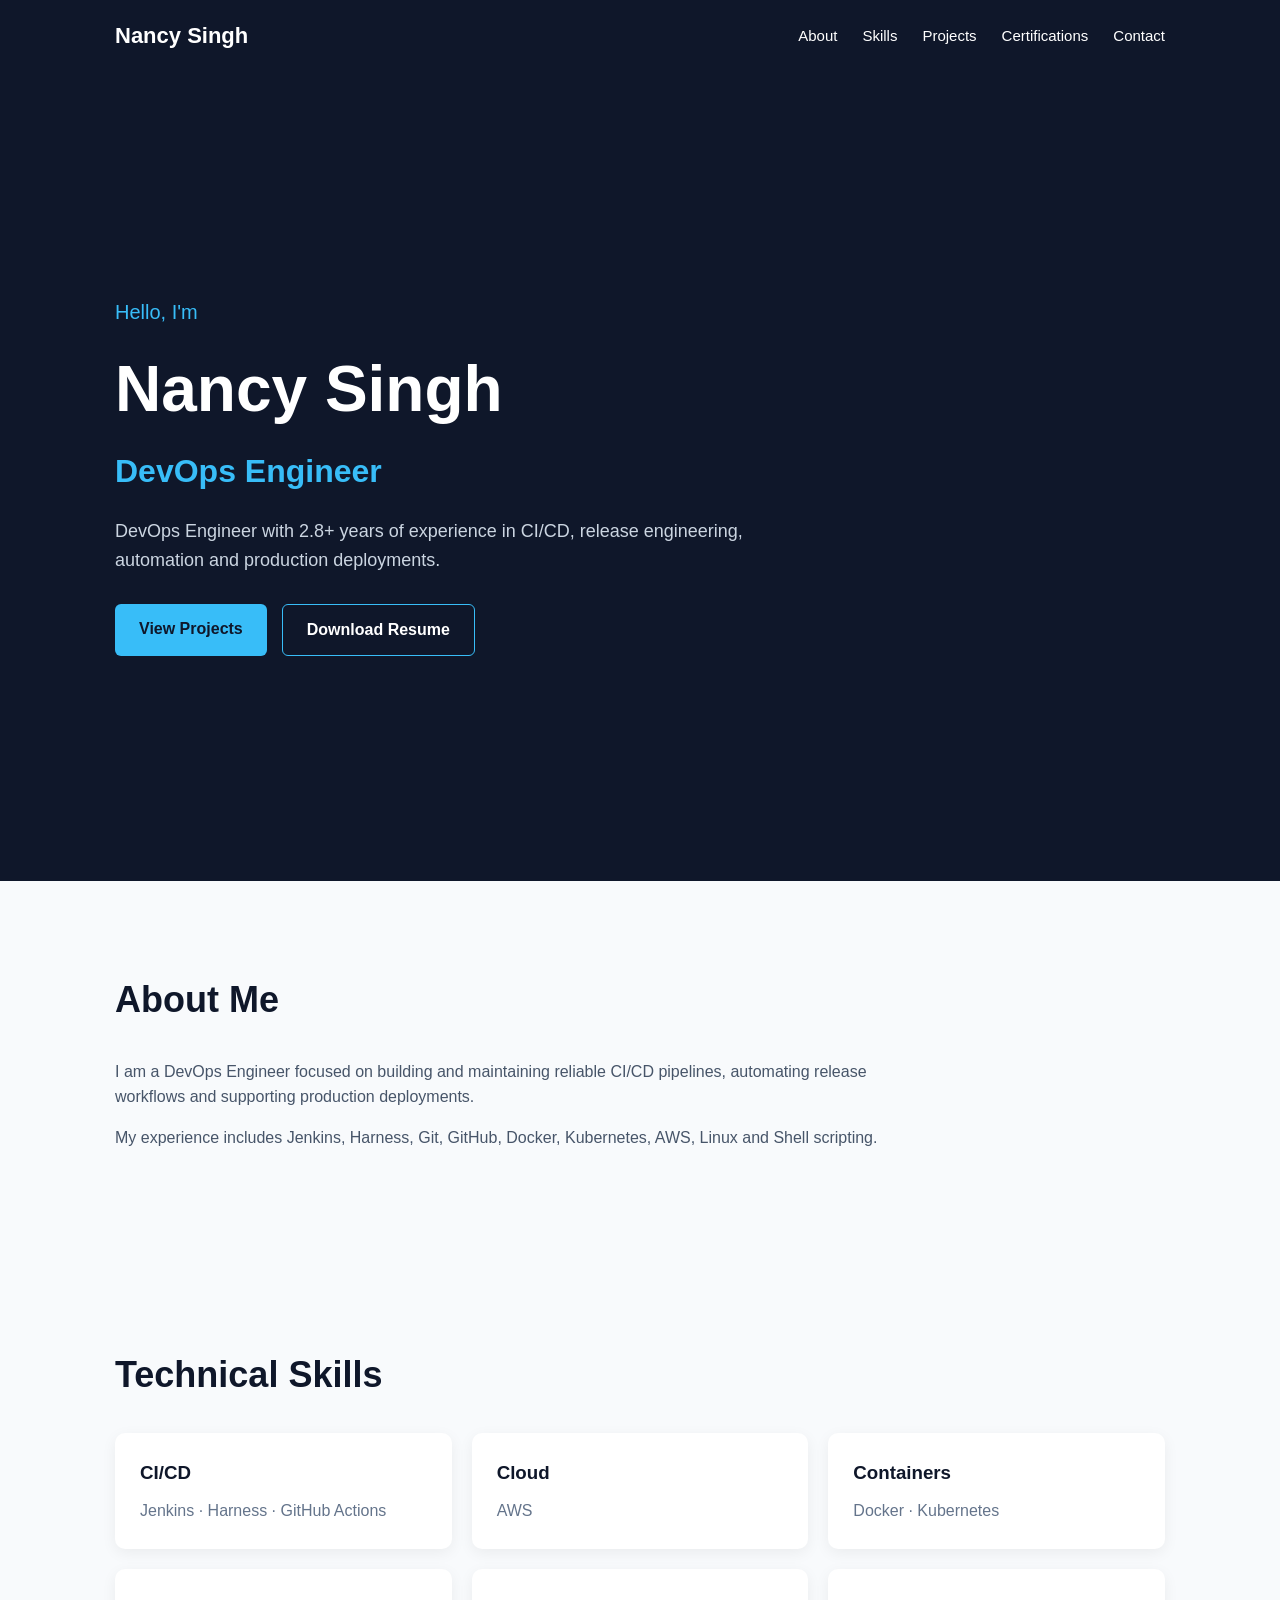
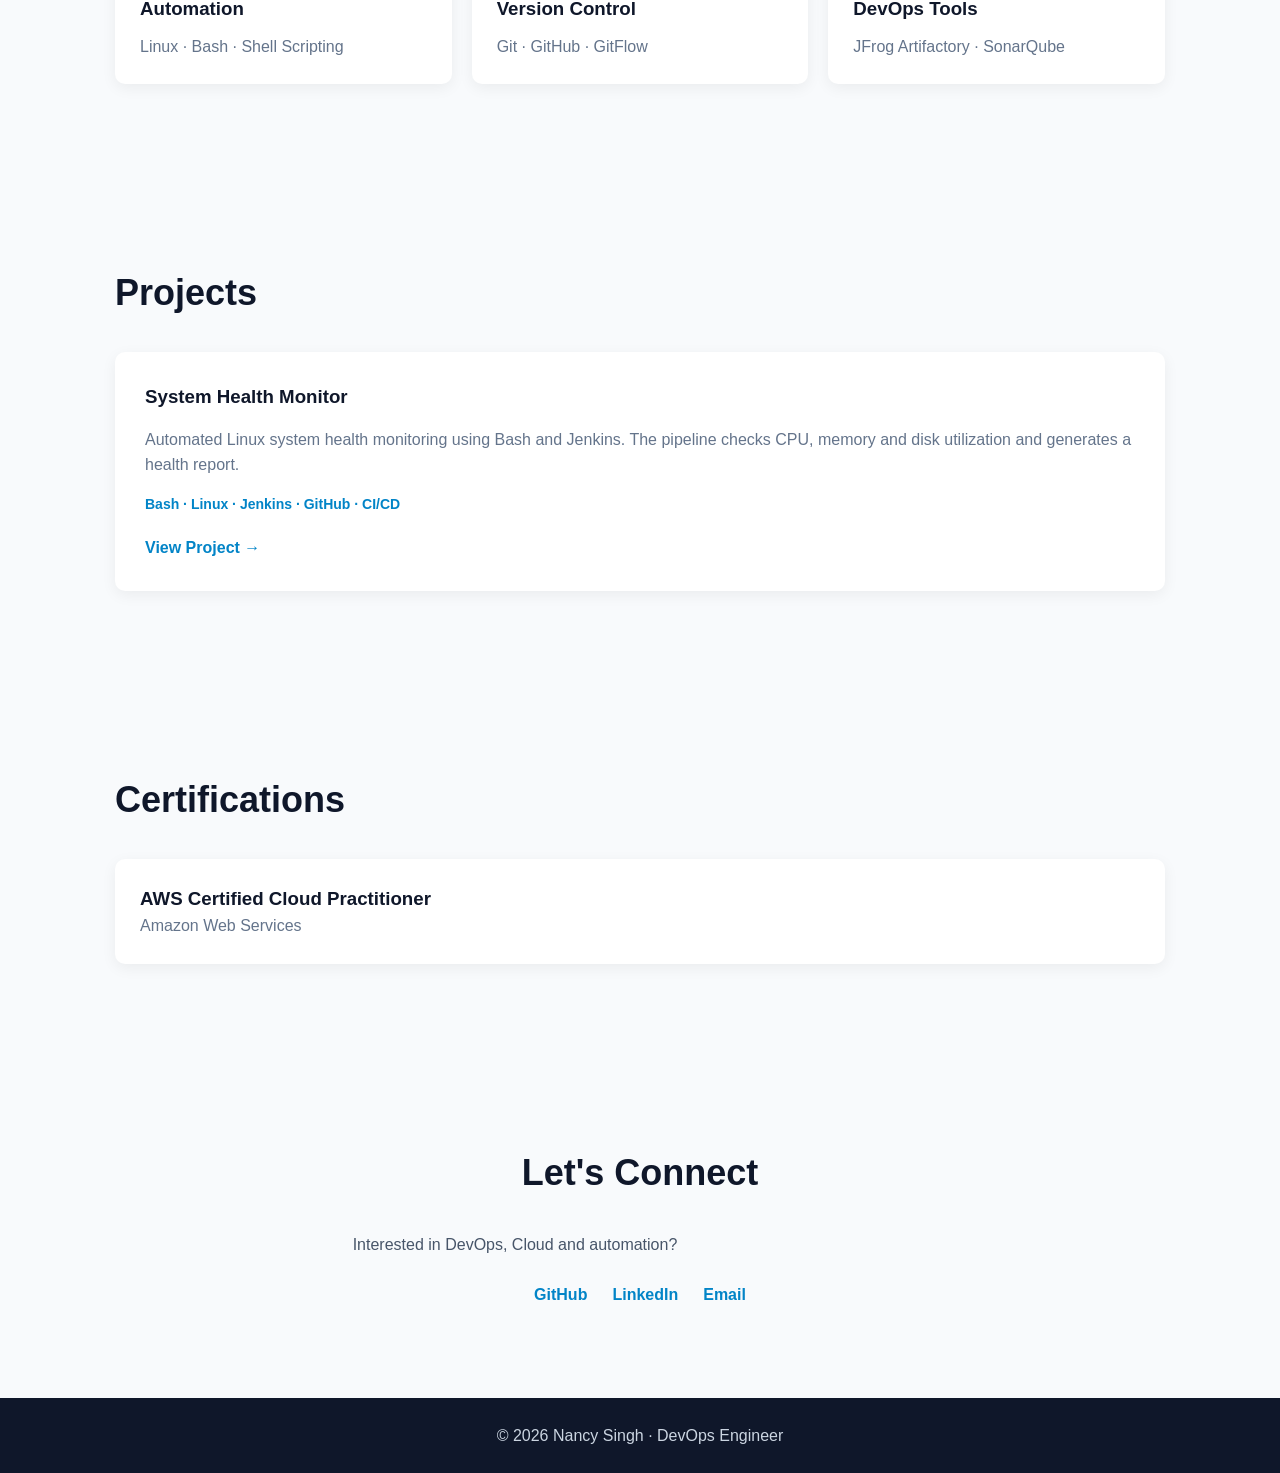
<file: index.html>
<!DOCTYPE html>
<html lang="en">
<head>
    <meta charset="UTF-8">
    <meta name="viewport" content="width=device-width, initial-scale=1.0">

    <title>Nancy Singh | DevOps Engineer</title> 

    <link rel="stylesheet" href="css/style.css">
</head>

<body>

    <!-- Navigation -->
    <header>
        <nav class="navbar">
            <div class="logo">Nancy Singh</div>

            <ul class="nav-links">
                <li><a href="#about">About</a></li>
                <li><a href="#skills">Skills</a></li>
                <li><a href="#projects">Projects</a></li>
                <li><a href="#certifications">Certifications</a></li>
                <li><a href="#contact">Contact</a></li>
            </ul>
        </nav>
    </header>


    <!-- Hero Section -->
    <section class="hero">

        <div class="hero-content">

            <p class="intro">Hello, I'm</p>

            <h1>Nancy Singh</h1>

            <h2>DevOps Engineer</h2>

            <p class="hero-description">
                DevOps Engineer with 2.8+ years of experience in
                CI/CD, release engineering, automation and production
                deployments.
            </p>

            <div class="hero-buttons">
                <a href="#projects" class="btn primary-btn">
                    View Projects
                </a>

                <a href="assets/resume.pdf"
                   class="btn secondary-btn"
                   target="_blank">
                    Download Resume
                </a>
            </div>

        </div>

    </section>


    <!-- About -->
    <section id="about" class="section">

        <h2>About Me</h2>

        <p>
            I am a DevOps Engineer focused on building and maintaining
            reliable CI/CD pipelines, automating release workflows and
            supporting production deployments.
        </p>

        <p>
            My experience includes Jenkins, Harness, Git, GitHub,
            Docker, Kubernetes, AWS, Linux and Shell scripting.
        </p>

    </section>


    <!-- Skills -->
    <section id="skills" class="section">

        <h2>Technical Skills</h2>

        <div class="skills-container">

            <div class="skill-card">
                <h3>CI/CD</h3>
                <p>Jenkins · Harness · GitHub Actions</p>
            </div>

            <div class="skill-card">
                <h3>Cloud</h3>
                <p>AWS</p>
            </div>

            <div class="skill-card">
                <h3>Containers</h3>
                <p>Docker · Kubernetes</p>
            </div>

            <div class="skill-card">
                <h3>Automation</h3>
                <p>Linux · Bash · Shell Scripting</p>
            </div>

            <div class="skill-card">
                <h3>Version Control</h3>
                <p>Git · GitHub · GitFlow</p>
            </div>

            <div class="skill-card">
                <h3>DevOps Tools</h3>
                <p>JFrog Artifactory · SonarQube</p>
            </div>

        </div>

    </section>


    <!-- Projects -->
    <section id="projects" class="section">

        <h2>Projects</h2>

        <div class="projects-container">

            <div class="project-card">

                <h3>System Health Monitor</h3>

                <p>
                    Automated Linux system health monitoring using
                    Bash and Jenkins. The pipeline checks CPU, memory
                    and disk utilization and generates a health report.
                </p>

                <div class="project-tech">
                    Bash · Linux · Jenkins · GitHub · CI/CD
                </div>

                <a href="projects/system-health-monitor.html">
                    View Project →
                </a>

            </div>

        </div>

    </section>


    <!-- Certifications -->
    <section id="certifications" class="section">

        <h2>Certifications</h2>

        <div class="certification-card">

            <h3>AWS Certified Cloud Practitioner</h3>

            <p>
                Amazon Web Services
            </p>

        </div>

    </section>


    <!-- Contact -->
    <section id="contact" class="section contact">

        <h2>Let's Connect</h2>

        <p>
            Interested in DevOps, Cloud and automation?
        </p>

        <div class="contact-links">

            <a href="https://github.com/nancysingh20"
               target="_blank">
                GitHub
            </a>

            <a href="https://www.linkedin.com/in/nancy-singh-021777202/"
               target="_blank">
                LinkedIn
            </a>

            <a href="mailto:nancy.singh2933@gmail.com">
                Email
            </a>

        </div>

    </section>


    <!-- Footer -->
    <footer>

        <p>
            © 2026 Nancy Singh · DevOps Engineer
        </p>

    </footer>


    <script src="js/script.js"></script>

</body>
</html>
</file>
<file: css/style.css>
/* ==============================
   Global Styles
   ============================== */

* {
    margin: 0;
    padding: 0;
    box-sizing: border-box;
}

html {
    scroll-behavior: smooth;
}

body {
    font-family: Arial, Helvetica, sans-serif;
    line-height: 1.6;
    background: #f8fafc;
    color: #1e293b;
}


/* ==============================
   Navigation
   ============================== */

header {
    background: #0f172a;
    position: sticky;
    top: 0;
    z-index: 1000;
}

.navbar {
    max-width: 1100px;
    margin: auto;
    padding: 18px 25px;

    display: flex;
    justify-content: space-between;
    align-items: center;
}

.logo {
    color: white;
    font-size: 22px;
    font-weight: bold;
}

.nav-links {
    display: flex;
    list-style: none;
    gap: 25px;
}

.nav-links a {
    color: white;
    text-decoration: none;
    font-size: 15px;
}

.nav-links a:hover {
    color: #38bdf8;
}


/* ==============================
   Hero Section
   ============================== */

.hero {
    min-height: 90vh;

    display: flex;
    align-items: center;

    background: #0f172a;
    color: white;
}

.hero-content {
    max-width: 1100px;
    width: 100%;
    margin: auto;
    padding: 80px 25px;
}

.intro {
    font-size: 20px;
    color: #38bdf8;
    margin-bottom: 10px;
}

.hero h1 {
    font-size: 64px;
    margin-bottom: 5px;
}

.hero h2 {
    font-size: 32px;
    color: #38bdf8;
    margin-bottom: 20px;
}

.hero-description {
    max-width: 650px;
    font-size: 18px;
    color: #cbd5e1;
}


/* ==============================
   Buttons
   ============================== */

.hero-buttons {
    margin-top: 30px;
    display: flex;
    gap: 15px;
}

.btn {
    display: inline-block;
    padding: 12px 24px;
    border-radius: 6px;
    text-decoration: none;
    font-weight: bold;
}

.primary-btn {
    background: #38bdf8;
    color: #0f172a;
}

.secondary-btn {
    border: 1px solid #38bdf8;
    color: white;
}

.btn:hover {
    opacity: 0.85;
}


/* ==============================
   Sections
   ============================== */

.section {
    max-width: 1100px;
    margin: auto;
    padding: 90px 25px;
}

.section h2 {
    font-size: 36px;
    margin-bottom: 30px;
    color: #0f172a;
}

.section > p {
    max-width: 800px;
    margin-bottom: 15px;
    color: #475569;
}


/* ==============================
   Skills
   ============================== */

.skills-container {
    display: grid;

    grid-template-columns:
        repeat(auto-fit, minmax(250px, 1fr));

    gap: 20px;
}

.skill-card {
    background: white;
    padding: 25px;

    border-radius: 10px;

    box-shadow:
        0 4px 15px rgba(0, 0, 0, 0.06);
}

.skill-card h3 {
    margin-bottom: 10px;
    color: #0f172a;
}

.skill-card p {
    color: #64748b;
}


/* ==============================
   Projects
   ============================== */

.projects-container {
    display: grid;

    grid-template-columns:
        repeat(auto-fit, minmax(300px, 1fr));

    gap: 25px;
}

.project-card {
    background: white;
    padding: 30px;

    border-radius: 10px;

    box-shadow:
        0 4px 15px rgba(0, 0, 0, 0.06);

    transition: transform 0.2s ease;
}

.project-card:hover {
    transform: translateY(-5px);
}

.project-card h3 {
    margin-bottom: 15px;
    color: #0f172a;
}

.project-card p {
    color: #64748b;
    margin-bottom: 15px;
}

.project-tech {
    font-size: 14px;
    font-weight: bold;
    color: #0284c7;
    margin-bottom: 20px;
}

.project-card a {
    color: #0284c7;
    text-decoration: none;
    font-weight: bold;
}


/* ==============================
   Certifications
   ============================== */

.certification-card {
    background: white;
    padding: 25px;

    border-radius: 10px;

    box-shadow:
        0 4px 15px rgba(0, 0, 0, 0.06);
}

.certification-card h3 {
    color: #0f172a;
}

.certification-card p {
    color: #64748b;
}


/* ==============================
   Contact
   ============================== */

.contact {
    text-align: center;
}

.contact-links {
    margin-top: 25px;

    display: flex;
    justify-content: center;
    gap: 25px;
}

.contact-links a {
    color: #0284c7;
    text-decoration: none;
    font-weight: bold;
}


/* ==============================
   Footer
   ============================== */

footer {
    background: #0f172a;
    color: #cbd5e1;

    text-align: center;

    padding: 25px;
}


/* ==============================
   Mobile Responsive
   ============================== */

@media (max-width: 768px) {

    .navbar {
        flex-direction: column;
        gap: 15px;
    }

    .nav-links {
        flex-wrap: wrap;
        justify-content: center;
        gap: 15px;
    }

    .hero h1 {
        font-size: 45px;
    }

    .hero h2 {
        font-size: 26px;
    }

    .hero-description {
        font-size: 16px;
    }

    .hero-buttons {
        flex-direction: column;
        width: fit-content;
    }

    .section {
        padding: 60px 20px;
    }

}
</file>
